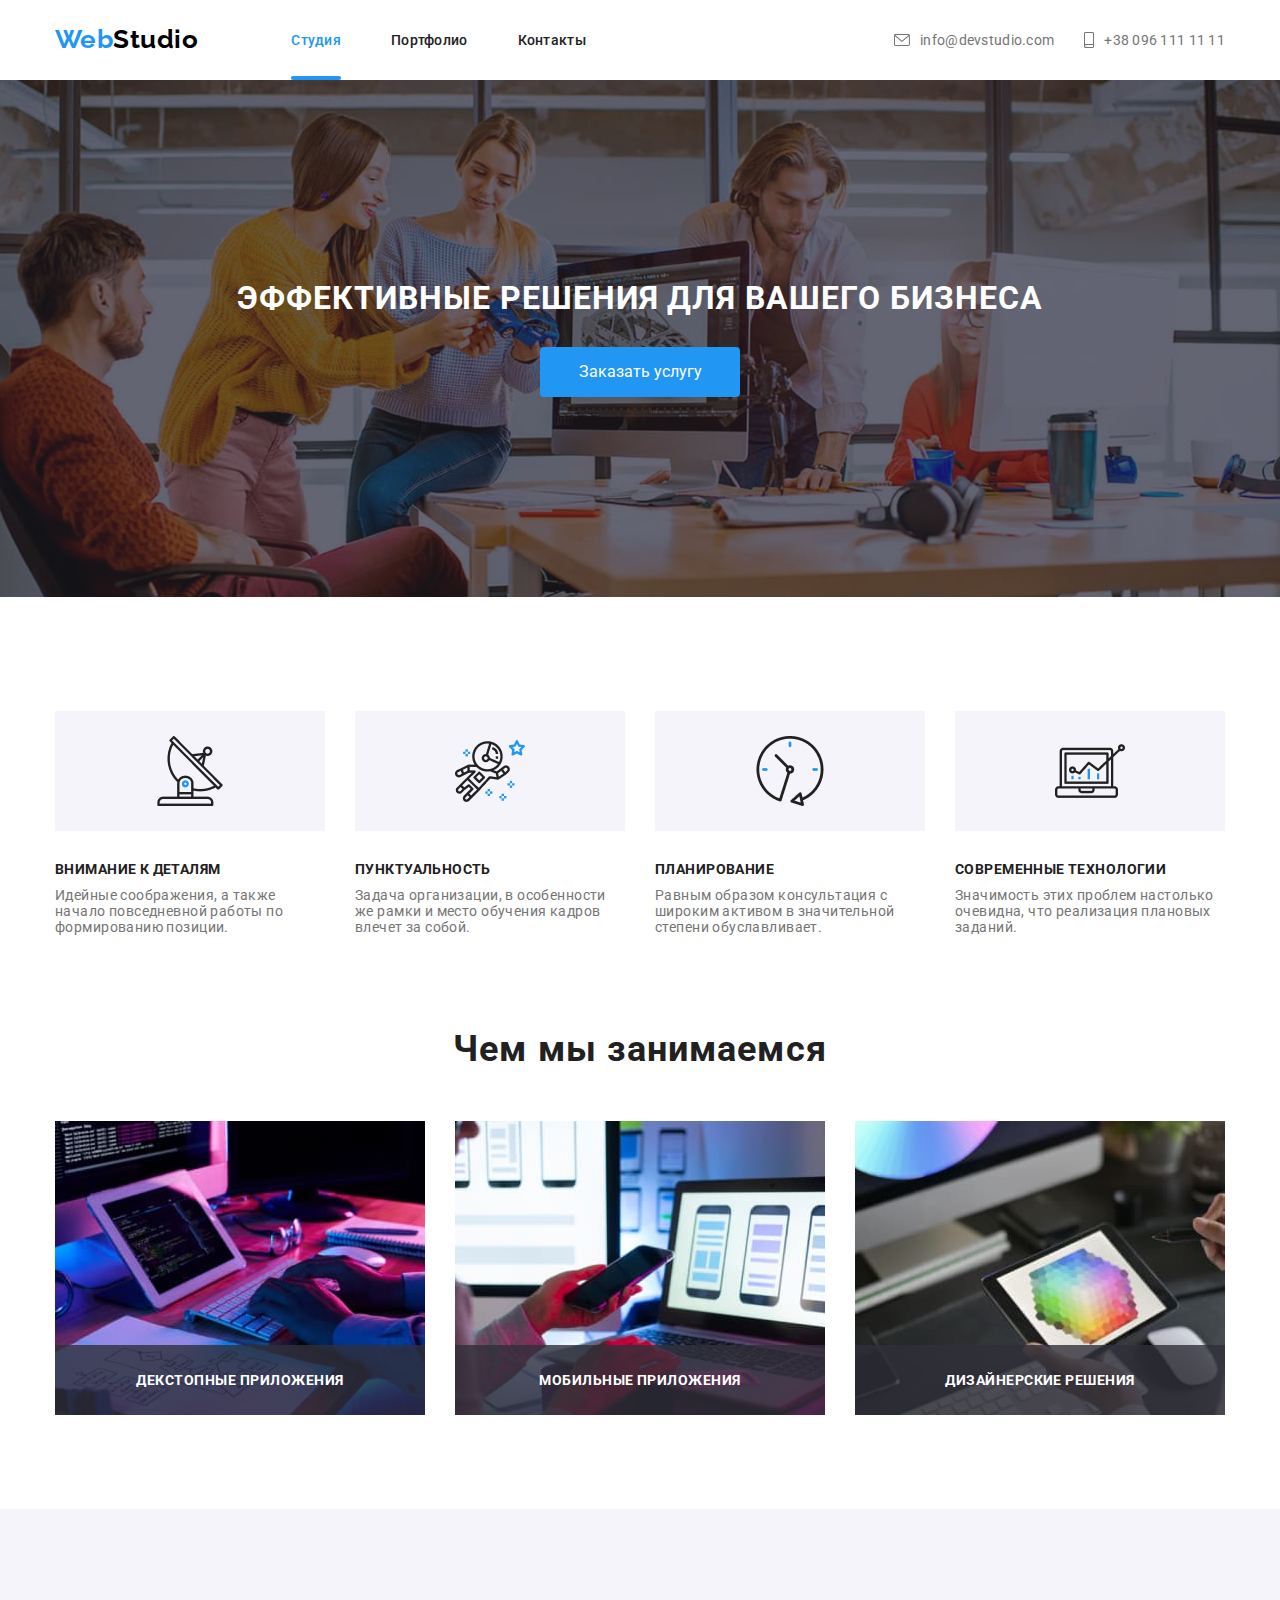
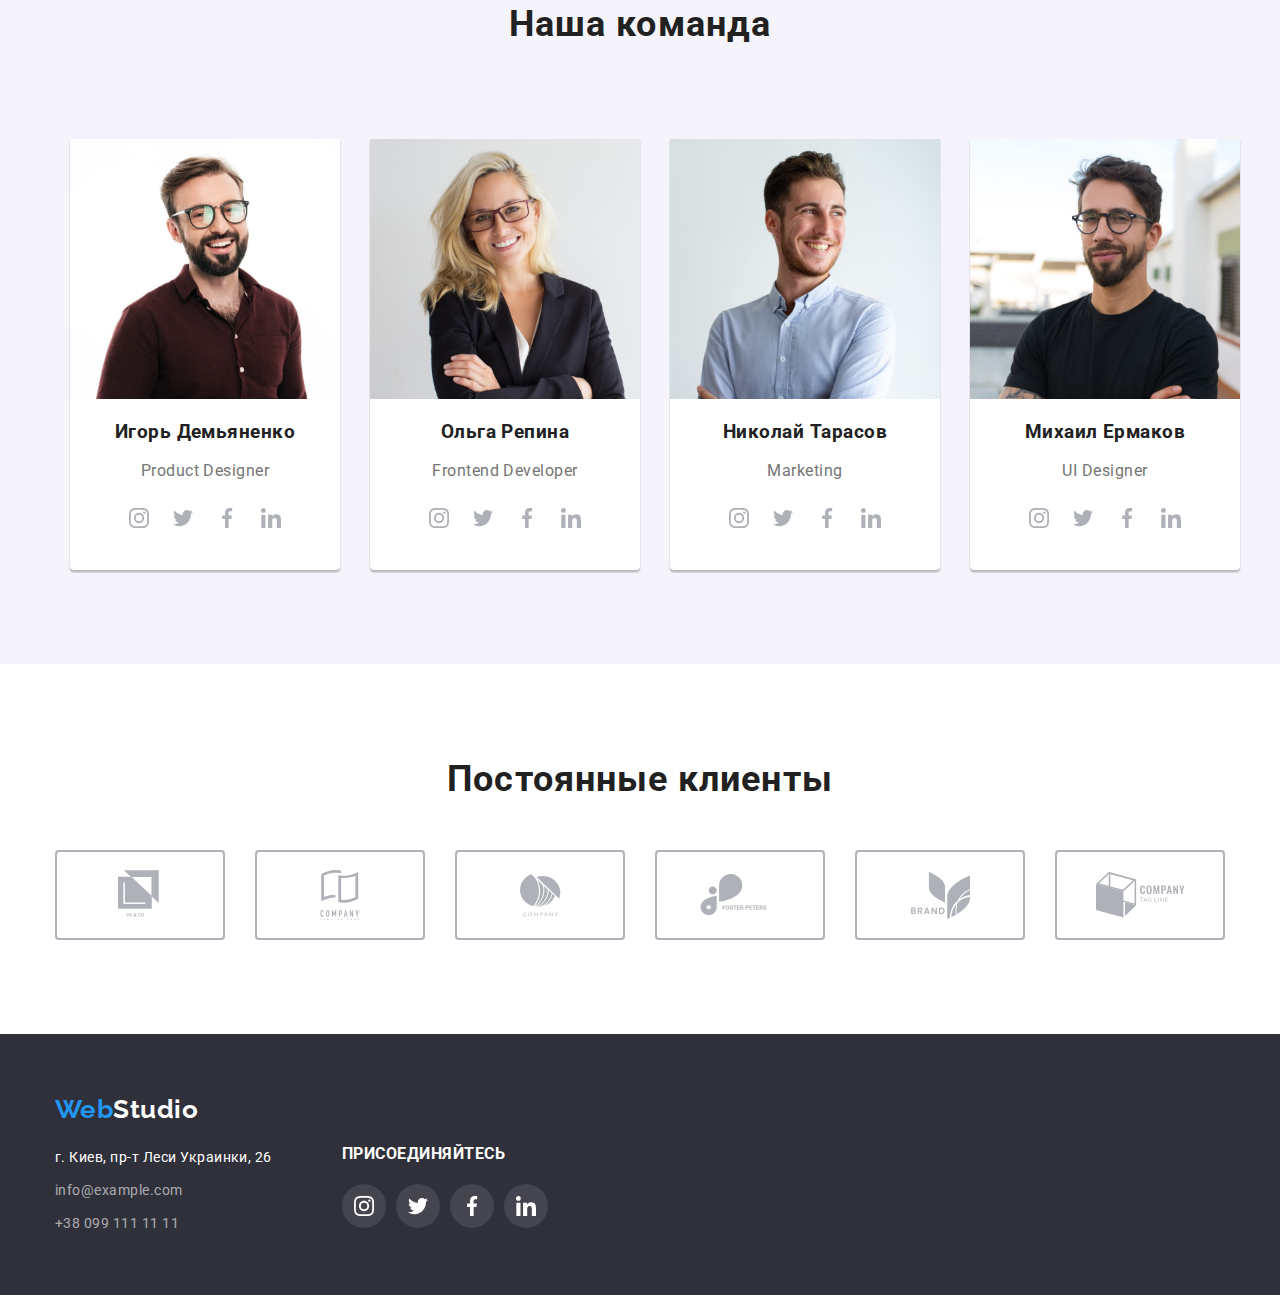
<file: index.html>
<!DOCTYPE html>
<html lang="ru">
  <head>
    <meta charset="UTF-8" />
    <meta name="viewport" content="width=device-width, initial-scale=1.0" />
    <link
      rel="stylesheet"
      href="https://cdnjs.cloudflare.com/ajax/libs/modern-normalize/1.0.0/modern-normalize.css"
    />
    <link
      href="https://fonts.googleapis.com/css2?family=Raleway:wght@300;400;500;700&family=Roboto:wght@300;400;500;700&display=swap"
      rel="stylesheet"
    />
    <link
      rel="stylesheet"
      href="https://cdnjs.cloudflare.com/ajax/libs/modern-normalize/1.0.0/modern-normalize.min.css"
    />
    <link rel="stylesheet" href="./css/styles.css" />
    <title>WebStudio</title>
  </head>

  <body>
    <header class="header-page">
      <div class="container">
        <nav>
          <a href="./index.html" class="logo link"
            ><span class="logo-start">Web</span>Studio</a
          >

          <ul class="site-nav list">
            <li><a href="" class="link current">Студия</a></li>
            <li><a href="./portfolio.html" class="link">Портфолио</a></li>
            <li><a href="" class="link">Контакты</a></li>
          </ul>
        </nav>

        <address class="address top">
          <ul class="contact list">
            <li class="address-list-top">
              <a href="mailto:info@devstudio.com" class="link">
                <svg class="icon-envelope">
                  <use
                    href="./images/sprite-svg/sprite.svg#icon-envelope"
                  ></use>
                </svg>
                info@devstudio.com</a
              >
            </li>
            <li class="address-list-top">
              <a href="tel:+380961111111" class="link">
                <svg class="icon-smartphone">
                  <use
                    href="./images/sprite-svg/sprite.svg#icon-smartphone"
                  ></use>
                </svg>
                +38 096 111 11 11</a
              >
            </li>
          </ul>
        </address>
      </div>
    </header>

    <main>
      <section class="hero">
        <div class="container">
          <h1 class="hero-title">Эффективные решения для вашего бизнеса</h1>
          <button type="button" class="button" data-modal-open>Заказать услугу</button>
        </div>
      </section>

      <section class="section">
        <h2 hidden>наши преимущества</h2>

        <div class="container advantages-list">
          <ul class="advantages list">
            <li class="icon-antenna">
              <h3 class="section-title">Внимание к деталям</h3>
              <p>
                Идейные соображения, а также начало повседневной работы по
                формированию позиции.
              </p>
            </li>
            <li class="icon-astronaut">
              <h3 class="section-title">Пунктуальность</h3>
              <p>
                Задача организации, в особенности же рамки и место обучения
                кадров влечет за собой.
              </p>
            </li>
            <li class="icon-clock">
              <h3 class="section-title">Планирование</h3>
              <p>
                Равным образом консультация с широким активом в значительной
                степени обуславливает.
              </p>
            </li>
            <li class="icon-diagram">
              <h3 class="section-title">Современные технологии</h3>
              <p>
                Значимость этих проблем настолько очевидна, что реализация
                плановых заданий.
              </p>
            </li>
          </ul>
        </div>
      </section>

      <section class="section">
        <div class="container works">
          <h2 class="section-title">Чем мы занимаемся</h2>

          <ul class="work list">
            <li>
              <img
                class="works-img"
                src="./images/images-box/box1.jpg"
                alt=""
                width="370"
                height="294"
              />
              <div class="work-title">
                <p>декстопные приложения</p>
              </div>
            </li>
            <li>
              <img
                class="works-img"
                src="./images/images-box/box2.jpg"
                alt=""
                width="370"
                height="294"
              />
              <div class="work-title">
                <p>мобильные приложения</p>
              </div>
            </li>
            <li>
              <img
                class="works-img"
                src="./images/images-box/box3.jpg"
                alt=""
                width="370"
                height="294"
              />
              <div class="work-title">
                <p>дизайнерские решения</p>
              </div>
            </li>
          </ul>
        </div>
      </section>

      <section class="section staff-section">
        <div class="container staff">
          <h2 class="section-title">Наша команда</h2>

          <div class="staff-list">
            <ul class="staff list">
              <li class="staff-people">
                <img
                  src="./images/images-person/person1.jpg"
                  alt="Игорь Демьяненко"
                />
                <h3 class="section-title">Игорь Демьяненко</h3>
                <p lang="en">Product Designer</p>
                <div class="social-link">
                  <a href="" class="social-link-thumb" target="_blank">
                    <svg>
                      <use
                        href="./images/sprite-svg/sprite.svg#icon-instagram"
                      ></use>
                    </svg>
                  </a>
                  <a href="" class="social-link-thumb" target="_blank">
                    <svg>
                      <use
                        href="./images/sprite-svg/sprite.svg#icon-twitter"
                      ></use>
                    </svg>
                  </a>
                  <a href="" class="social-link-thumb" target="_blank">
                    <svg>
                      <use
                        href="./images/sprite-svg/sprite.svg#icon-facebook"
                      ></use>
                    </svg>
                  </a>
                  <a href="" class="social-link-thumb" target="_blank">
                    <svg>
                      <use
                        href="./images/sprite-svg/sprite.svg#icon-linkedin"
                      ></use>
                    </svg>
                  </a>
                </div>
              </li>
              <li class="staff-people">
                <img
                  src="./images/images-person/person2.jpg"
                  alt="Ольга Репина"
                />
                <h3 class="section-title">Ольга Репина</h3>
                <p lang="en">Frontend Developer</p>
                <div class="social-link">
                  <a href="" class="social-link-thumb" target="_blank">
                    <svg>
                      <use
                        href="./images/sprite-svg/sprite.svg#icon-instagram"
                      ></use>
                    </svg>
                  </a>
                  <a href="" class="social-link-thumb" target="_blank">
                    <svg>
                      <use
                        href="./images/sprite-svg/sprite.svg#icon-twitter"
                      ></use>
                    </svg>
                  </a>
                  <a href="" class="social-link-thumb" target="_blank">
                    <svg>
                      <use
                        href="./images/sprite-svg/sprite.svg#icon-facebook"
                      ></use>
                    </svg>
                  </a>
                  <a href="" class="social-link-thumb" target="_blank">
                    <svg>
                      <use
                        href="./images/sprite-svg/sprite.svg#icon-linkedin"
                      ></use>
                    </svg>
                  </a>
                </div>
              </li>
              <li class="staff-people">
                <img
                  src="./images/images-person/person3.jpg"
                  alt="Николай Тарасов"
                />
                <h3 class="section-title">Николай Тарасов</h3>
                <p lang="en">Marketing</p>
                <div class="social-link">
                  <a href="" class="social-link-thumb" target="_blank">
                    <svg>
                      <use
                        href="./images/sprite-svg/sprite.svg#icon-instagram"
                      ></use>
                    </svg>
                  </a>
                  <a href="" class="social-link-thumb" target="_blank">
                    <svg>
                      <use
                        href="./images/sprite-svg/sprite.svg#icon-twitter"
                      ></use>
                    </svg>
                  </a>
                  <a href="" class="social-link-thumb" target="_blank">
                    <svg>
                      <use
                        href="./images/sprite-svg/sprite.svg#icon-facebook"
                      ></use>
                    </svg>
                  </a>
                  <a href="" class="social-link-thumb" target="_blank">
                    <svg>
                      <use
                        href="./images/sprite-svg/sprite.svg#icon-linkedin"
                      ></use>
                    </svg>
                  </a>
                </div>
              </li>
              <li class="staff-people">
                <img
                  src="./images/images-person/person4.jpg"
                  alt="Михаил Ермаков"
                />
                <h3 class="section-title">Михаил Ермаков</h3>
                <p lang="en">UI Designer</p>
                <div class="social-link">
                  <a href="" class="social-link-thumb" target="_blank">
                    <svg>
                      <use
                        href="./images/sprite-svg/sprite.svg#icon-instagram"
                      ></use>
                    </svg>
                  </a>
                  <a href="" class="social-link-thumb" target="_blank">
                    <svg>
                      <use
                        href="./images/sprite-svg/sprite.svg#icon-twitter"
                      ></use>
                    </svg>
                  </a>
                  <a href="" class="social-link-thumb" target="_blank">
                    <svg>
                      <use
                        href="./images/sprite-svg/sprite.svg#icon-facebook"
                      ></use>
                    </svg>
                  </a>
                  <a href="" class="social-link-thumb" target="_blank">
                    <svg>
                      <use
                        href="./images/sprite-svg/sprite.svg#icon-linkedin"
                      ></use>
                    </svg>
                  </a>
                </div>
              </li>
            </ul>
          </div>
        </div>
      </section>

      <section class="clients">
        <div class="container">
          <h2 class="section-title">Постоянные клиенты</h2>

          <ul class="list">
            <li>
              <a class="clients-pic" href="">
                <svg width="45px" height="50px">
                  <use href="./images/sprite-svg/sprite.svg#icon-logo-1"></use>
                </svg>
              </a>
            </li>
            <li>
              <a class="clients-pic" href="">
                <svg width="40px" height="50px">
                  <use href="./images/sprite-svg/sprite.svg#icon-logo-2"></use>
                </svg>
              </a>
            </li>
            <li>
              <a class="clients-pic" href="">
                <svg width="41px" height="43px">
                  <use href="./images/sprite-svg/sprite.svg#icon-logo-3"></use>
                </svg>
              </a>
            </li>
            <li>
              <a class="clients-pic" href="">
                <svg width="80px" height="42px">
                  <use href="./images/sprite-svg/sprite.svg#icon-logo-4"></use>
                </svg>
              </a>
            </li>
            <li>
              <a class="clients-pic" href="">
                <svg width="59px" height="47px">
                  <use href="./images/sprite-svg/sprite.svg#icon-logo-5"></use>
                </svg>
              </a>
            </li>
            <li>
              <a class="clients-pic" href="">
                <svg width="89px" height="46px">
                  <use href="./images/sprite-svg/sprite.svg#icon-logo-6"></use>
                </svg>
              </a>
            </li>
          </ul>
        </div>
      </section>
    </main>

    <footer>
      <div class="container">
        <a href="./index.html" class="logo link" target="_blank"
          ><span class="logo-start">Web</span
          ><span class="logo-end">Studio</span></a
        >
        <div class="footer-container">
          <address class="address-bottom">
            <ul class="address list">
              <li class="address-list">
                <a
                  href="https://goo.gl/maps/NCRkNM8AswAMd2es7"
                  class="address-start link" target="_blank"
                  >г. Киев, пр-т Леси Украинки, 26</a
                >
              </li>
              <li class="address-list">
                <a href="mailto:info@example.com" class="address-end link" target="_blank"
                  >info@example.com</a
                >
              </li>
              <li class="address-list">
                <a href="tel:+380991111111" class="address-end link" target="_blank"
                  >+38 099 111 11 11</a
                >
              </li>
            </ul>
          </address>
          <div class="social-links-footer">
            <strong class="phrase">присоединяйтесь</strong>
            <div class="sl-footer">
              <a href="https://www.instagram.com/" class="sl-thumb" target="_blank">
                <svg>
                  <use
                    href="./images/sprite-svg/sprite.svg#icon-instagram"
                  ></use>
                </svg>
              </a>
              <a href="https://twitter.com/" class="sl-thumb" target="_blank">
                <svg>
                  <use href="./images/sprite-svg/sprite.svg#icon-twitter"></use>
                </svg>
              </a>
              <a href="https://www.facebook.com/" class="sl-thumb" target="_blank">
                <svg>
                  <use
                    href="./images/sprite-svg/sprite.svg#icon-facebook"
                  ></use>
                </svg>
              </a>
              <a href="https://www.linkedin.com/" class="sl-thumb" target="_blank">
                <svg>
                  <use
                    href="./images/sprite-svg/sprite.svg#icon-linkedin"
                  ></use>
                </svg>
              </a>
            </div>
          </div>
        </div>
      </div>
    </footer>

    <div class="backdrop is-hidden" data-modal>
      <div class="modal">
        <button type="button" class="close-button" data-modal-close>
            <svg>
              <use href="./images/sprite-svg/sprite-modal.svg#icon-vector"></use>
            </svg>
        </button>
      </div>
    </div>

    <script src="./js/modal.js"></script>
  </body>
</html>
</file>
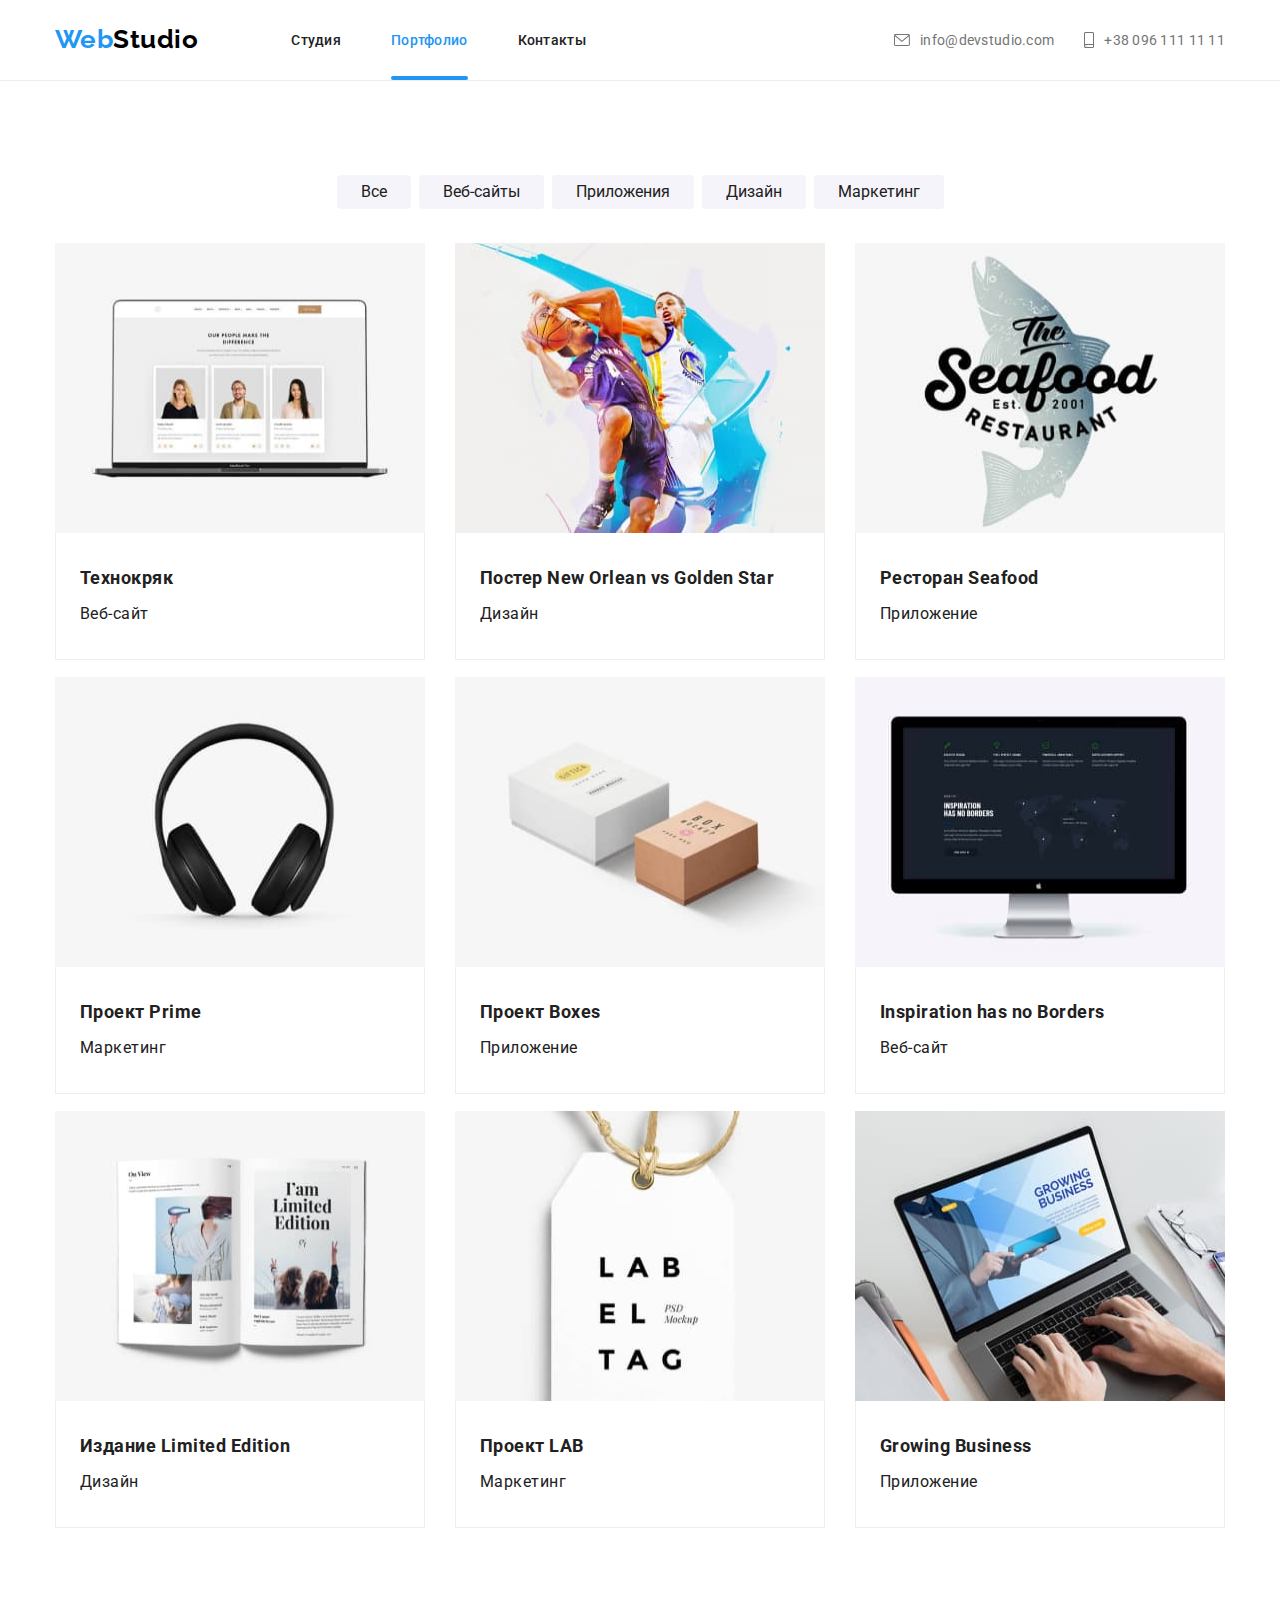
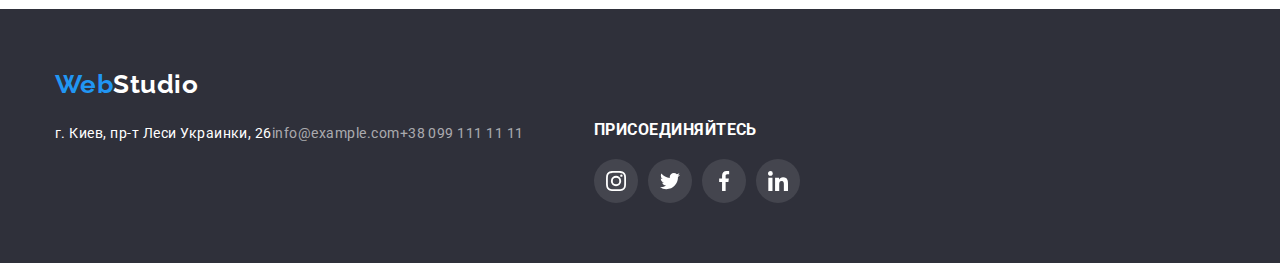
<file: portfolio.html>
<!DOCTYPE html>
<html lang="ru">
  <head>
    <meta charset="UTF-8" />
    <meta name="viewport" content="width=device-width, initial-scale=1.0" />
    <link
      rel="stylesheet"
      href="https://cdnjs.cloudflare.com/ajax/libs/modern-normalize/1.0.0/modern-normalize.css"
    />
    <link
      href="https://fonts.googleapis.com/css2?family=Raleway:wght@300;400;500;700&family=Roboto:wght@300;400;500;700&display=swap"
      rel="stylesheet"
    />
    <link
      rel="stylesheet"
      href="https://cdnjs.cloudflare.com/ajax/libs/modern-normalize/1.0.0/modern-normalize.min.css"
    />
    <link rel="stylesheet" href="./css/portfolio.css" />
    <title>Portfolio</title>
  </head>

  <body>
    <header class="header-page">
      <div class="container">
        <nav>
          <a href="./index.html" class="logo link""
            ><span class="logo-start">Web</span>Studio</a
          >

          <ul class="site-nav list">
            <li><a href="./index.html" class="link">Студия</a></li>
            <li>
              <a href="./portfolio.html" class="link current">Портфолио</a>
            </li>
            <li><a href="" class="link">Контакты</a></li>
          </ul>
        </nav>

        <address class="address top">
          <ul class="contact list">
            <li class="address-list-top">
              <a href="mailto:info@devstudio.com" class="link">
                <svg class="icon-envelope">
                  <use
                    href="./images/sprite-svg/sprite.svg#icon-envelope"
                  ></use>
                </svg>
                info@devstudio.com</a
              >
            </li>
            <li class="address-list-top">
              <a href="tel:+380961111111" class="link">
                <svg class="icon-smartphone">
                  <use
                    href="./images/sprite-svg/sprite.svg#icon-smartphone"
                  ></use>
                </svg>
                +38 096 111 11 11</a
              >
            </li>
          </ul>
        </address>
      </div>
    </header>
    <main>
      <div class="features container">
        <h1 hidden>функции</h1>

      <ul class="list">
        <li><button type="button">Все</button></li>
        <li><button type="button">Веб-сайты</button></li>
        <li><button type="button">Приложения</button></li>
        <li><button type="button">Дизайн</button></li>
        <li><button type="button">Маркетинг</button></li>
      </ul>  
      </div>

      <div class="projects container">
        <ul class="list">
          <li class="projects-item">
            <a href="" class="link" target="_blank">
              <div class="projects-overlay">
                <img src="./images/images-project/project1.jpg" alt="постер с баскетбольными игроками" class="projects-images" />
                <div class="overlay">
                  <p class="text">Технокряк это современная площадка распространения коронавируса. Компании используют эту платформу
                    для цифрового
                    шпионажа и атак на защищённые сервера конкурентов.</p>
                </div>
              </div>
              <div class="content-box">
                <h2 class="title">Технокряк</h2>
                <p>Веб-сайт</p>
              </div>
            </a>
          </li>
          <li class="projects-item">
            <a href="" class="link" target="_blank">
                <div class="projects-overlay">
                  <img src="./images/images-project/project2.jpg" alt="постер с баскетбольными игроками" class="projects-images" />
                  <div class="overlay">
                    <p class="text">Технокряк это современная площадка распространения коронавируса. Компании используют эту платформу для цифрового
                      шпионажа и атак на защищённые сервера конкурентов.</p>
                  </div>
                </div>
                
              <div class="content-box">
                <h2 class="title">
                  Постер <span lang="en">New Orlean vs Golden Star</span>
                </h2>
                <p>Дизайн</p>
              </div>
            </a>
          </li>
          <li class="projects-item">
            <a href="" class="link" target="_blank">
              <div class="projects-overlay">
                <img src="./images/images-project/project3.jpg" alt="постер с баскетбольными игроками" class="projects-images" />
                <div class="overlay">
                  <p class="text">Технокряк это современная площадка распространения коронавируса. Компании используют эту платформу
                    для цифрового
                    шпионажа и атак на защищённые сервера конкурентов.</p>
                </div>
              </div>
              <div class="content-box">
                <h2 class="title">Ресторан <span lang="en">Seafood</span></h2>
                <p>Приложение</p>
              </div>
            </a>
          </li>
          <li class="projects-item">
            <a href="" class="link" target="_blank">
              <div class="projects-overlay">
                <img src="./images/images-project/project4.jpg" alt="постер с баскетбольными игроками" class="projects-images" />
                <div class="overlay">
                  <p class="text">Технокряк это современная площадка распространения коронавируса. Компании используют эту платформу
                    для цифрового
                    шпионажа и атак на защищённые сервера конкурентов.</p>
                </div>
              </div>
              <div class="content-box">
                <h2 class="title">Проект <span lang="en">Prime</span></h2>
                <p>Маркетинг</p>
              </div>
            </a>
          </li>
          <li class="projects-item">
            <a href="" class="link" target="_blank">
              <div class="projects-overlay">
                <img src="./images/images-project/project5.jpg" alt="постер с баскетбольными игроками" class="projects-images" />
                <div class="overlay">
                  <p class="text">Технокряк это современная площадка распространения коронавируса. Компании используют эту платформу
                    для цифрового
                    шпионажа и атак на защищённые сервера конкурентов.</p>
                </div>
              </div>
              <div class="content-box">
                <h2 class="title">Проект <span lang="en">Boxes</span></h2>
                <p>Приложение</p>
              </div>
            </a>
          </li>
          <li class="projects-item">
            <a href="" class="link" target="_blank">
              <div class="projects-overlay">
                <img src="./images/images-project/project6.jpg" alt="постер с баскетбольными игроками" class="projects-images" />
                <div class="overlay">
                  <p class="text">Технокряк это современная площадка распространения коронавируса. Компании используют эту платформу
                    для цифрового
                    шпионажа и атак на защищённые сервера конкурентов.</p>
                </div>
              </div>
              <div class="content-box">
                <h2 lang="en" class="title">Inspiration has no Borders</h2>
                <p>Веб-сайт</p>
              </div>
            </a>
          </li>
          <li class="projects-item">
            <a href="" class="link" target="_blank">
              <div class="projects-overlay">
                <img src="./images/images-project/project7.jpg" alt="постер с баскетбольными игроками" class="projects-images" />
                <div class="overlay">
                  <p class="text">Технокряк это современная площадка распространения коронавируса. Компании используют эту платформу
                    для цифрового
                    шпионажа и атак на защищённые сервера конкурентов.</p>
                </div>
              </div>
              <div class="content-box">
                <h2 class="title">
                  Издание <span lang="en">Limited Edition</span>
                </h2>
                <p>Дизайн</p>
              </div>
            </a>
          </li>
          <li class="projects-item">
            <a href="" class="link" target="_blank">
              <div class="projects-overlay">
                <img src="./images/images-project/project8.jpg" alt="постер с баскетбольными игроками" class="projects-images" />
                <div class="overlay">
                  <p class="text">Технокряк это современная площадка распространения коронавируса. Компании используют эту платформу
                    для цифрового
                    шпионажа и атак на защищённые сервера конкурентов.</p>
                </div>
              </div>
              <div class="content-box">
                <h2 class="title">Проект <span lang="en">LAB</span></h2>
                <p>Маркетинг</p>
              </div>
            </a>
          </li>
          <li class="projects-item">
            <a href="" class="link" target="_blank">
              <div class="projects-overlay">
                <img src="./images/images-project/project9.jpg" alt="постер с баскетбольными игроками" class="projects-images" />
                <div class="overlay">
                  <p class="text">Технокряк это современная площадка распространения коронавируса. Компании используют эту платформу
                    для цифрового
                    шпионажа и атак на защищённые сервера конкурентов.</p>
                </div>
              </div>
              <div class="content-box">
                <h2 lang="en" class="title">Growing Business</h2>
                <p>Приложение</p>
              </div>
            </a>
          </li>
        </ul>
      </div>
    </main>
    <footer>
      <div class="container">
        <a href="./index.html" class="logo link" target="_blank"
          ><span class="logo-start">Web</span
          ><span class="logo-end">Studio</span></a
        >
        <div class="footer-container">
          <address class="address-bottom">
            <ul class="address list">
              <li class="address-list">
                <a
                  href="https://goo.gl/maps/NCRkNM8AswAMd2es7"
                  class="address-start link" target="_blank"
                  >г. Киев, пр-т Леси Украинки, 26</a
                >
              </li>
              <li class="address-list">
                <a href="mailto:info@example.com" class="address-end link" target="_blank"
                  >info@example.com</a
                >
              </li>
              <li class="address-list">
                <a href="tel:+380991111111" class="address-end link" target="_blank"
                  >+38 099 111 11 11</a
                >
              </li>
            </ul>
          </address>
          <div class="social-links-footer">
            <strong class="phrase">присоединяйтесь</strong>
            <div class="sl-footer">
              <a href="https://www.instagram.com/" class="sl-thumb" target="_blank">
                <svg>
                  <use href="./images/sprite-svg/sprite.svg#icon-instagram"></use>
                </svg>
              </a>
              <a href="https://twitter.com/" class="sl-thumb" target="_blank">
                <svg>
                  <use href="./images/sprite-svg/sprite.svg#icon-twitter"></use>
                </svg>
              </a>
              <a href="https://www.facebook.com/" class="sl-thumb" target="_blank">
                <svg>
                  <use href="./images/sprite-svg/sprite.svg#icon-facebook"></use>
                </svg>
              </a>
              <a href="https://www.linkedin.com/" class="sl-thumb" target="_blank">
                <svg>
                  <use href="./images/sprite-svg/sprite.svg#icon-linkedin"></use>
                </svg>
              </a>
            </div>
          </div>
        </div>
      </div>
    </footer>
  </body>
</html>
</file>
<file: css/styles.css>
html {
  box-sizing: border-box;
  margin: 0;
  padding: 0;
}

*,
*::after,
*::before {
  box-sizing: border-box;
}

:root {
  --main-text: #757575;
  --text-title: #212121;
  --text-accent: #2196f3;
  --main-bg-color: #ffffff;
  --secondary-bg-color: #2f303a;
  --grey-bg-color: #f5f4fa;
}

/* common styles */
body {
  color: var(--main-text);
  background-color: var(--main-bg-color);
  font-family: Roboto, sans-serif;
  letter-spacing: 0.03em;
}

.list {
  list-style: none;
  padding: 0px;
  margin: 0px;
}

.link {
  text-decoration: none;
}

.address {
  font-style: normal;
}

.container {
  width: 1200px;
  margin-right: auto;
  margin-left: auto;
  padding-left: 15px;
  padding-right: 15px;
}

/* header */

nav {
  display: flex;
  align-items: center;
}

.header-page > .container {
  display: flex;
}

.header-page .address .link {
  color: var(--main-text);
  font-size: 14px;
  letter-spacing: 0.02em;
}

.header-page .address-list-top:not(:last-child) {
  margin-right: 30px;
}

.site-nav {
  display: flex;
  margin-left: 93px;
  padding-left: 0px;
  margin-top: 0px;
  margin-bottom: 0px;
}

.site-nav .link {
  display: block;
  padding-bottom: 32px;
  padding-top: 32px;
}

.site-nav li:not(:last-child) {
  margin-right: 50px;
}

.site-nav .link {
  color: var(--text-title);
  font-family: Roboto;
  font-weight: 500;
  font-size: 14px;
  line-height: 16px;
  letter-spacing: 0.02em;

  transition: all 250ms cubic-bezier(0.4, 0, 0.2, 1);
}

.site-nav .link:hover,
.site-nav .link:focus {
  color: var(--text-accent);
}

.top {
  display: flex;
  align-items: center;
}

.site-nav,
.contact {
  letter-spacing: 0.02em;
}

.site-nav .current {
  color: var(--text-accent);
  position: relative;
}

.site-nav .current::after {
  content: "";
  display: block;
  position: absolute;
  left: 0px;
  bottom: 0px;
  width: 100%;
  height: 4px;
  background-color: var(--text-accent);
  border-radius: 2px;
}

.header-page .contact {
  display: flex;
}

.header-page .address {
  margin-left: auto;
}

.contact .icon-envelope {
  width: 16px;
  height: 12px;
  fill: var(--main-text);
}

.contact .icon-smartphone {
  width: 10px;
  height: 16px;
  fill: var(--main-text);
}

.address-list-top svg {
  margin-right: 10px;

  transition: all 250ms cubic-bezier(0.4, 0, 0.2, 1);
}

.address-list-top .link {
  display: flex;
  justify-content: center;
  align-items: center;

  transition: all 250ms cubic-bezier(0.4, 0, 0.2, 1);
}

.address-list-top .link:hover,
.address-list-top .link:focus {
  color: var(--text-accent);
}

.address-list-top .link:hover svg,
.address-list-top .link:focus svg {
  fill: var(--text-accent);
}

/* logo  styles common*/
.logo {
  color: #000000;
  font-family: Raleway, sans-serif;
  font-weight: 700;
  font-size: 26px;
  line-height: 1.2;
}

.logo:hover {
  color: var(--text-accent);
}

.logo-start {
  color: var(--text-accent);
}

/* logo-end bottom */

.logo-end {
  color: var(--main-bg-color);
}

/* main page */

.section-title {
  color: var(--text-title);
}

/* hero */

.hero {
  max-width: 1600px;
  max-height: 600px;
  margin-left: auto;
  margin-right: auto;

  background-color: rgba(47, 48, 58, 0.4);
  background-image: url(../images/images-hero/overlay.png),
    url(../images/images-hero/background-image.jpg);
  background-repeat: no-repeat;
  background-size: cover;
  background-position: center;
}

.hero .container {
  padding-top: 200px;

  letter-spacing: 0.06em;
  color: var(--main-bg-color);
  text-align: center;
  text-transform: uppercase;
}

.hero-title {
  margin-top: 0px;
  margin-bottom: 30px;
}

.button {
  padding: 10px 32px;
  margin-bottom: 200px;

  min-width: 200px;
  height: 50px;
  border: none;
  border-radius: 4px;

  background-color: var(--text-accent);
  color: var(--main-bg-color);
  background-color: #2196f3;
}

/* modal */
.backdrop {
  position: fixed;
  top: 0px;
  left: 0px;
  width: 100%;
  height: 100%;
  background: rgba(0, 0, 0, 0.2);
  transition: all 250ms cubic-bezier(0.4, 0, 0.2, 1);
}

.is-hidden {
  opacity: 0;
  visibility: hidden;
  pointer-events: none;

  transition: all 250ms cubic-bezier(0.4, 0, 0.2, 1) 250ms;
}

.modal {
  position: absolute;
  left: 50%;
  top: 50%;
  transform: translate(-50%, -50%) scale(1);

  min-width: 528px;
  height: 581px;
  border-radius: 4px;
  box-shadow: 0px 1px 3px rgba(0, 0, 0, 0.12), 0px 1px 1px rgba(0, 0, 0, 0.14),
    0px 2px 1px rgba(0, 0, 0, 0.2);

  background: var(--main-bg-color);

  transition: all 250ms cubic-bezier(0.4, 0, 0.2, 1) 250ms;
}

.is-hidden .modal {
  transform: translate(-50%, -50%) scale(0);
  transition: all 250ms cubic-bezier(0.4, 0, 0.2, 1);
}

.close-button {
  position: absolute;
  right: 8px;
  top: 8px;

  width: 30px;
  height: 30px;

  padding: 6px;
  background-color: var(--main-bg-color);
  border-radius: 50%;
  border: 1px solid rgba(0, 0, 0, 0.1);
  cursor: pointer;
}

.close-button svg {
  width: 11px;
  height: 11px;
  fill: #000000;
}

/* advantages */
.advantages {
  display: flex;
  justify-content: space-between;
}

.advantages h3 {
  margin-bottom: 10px;
  margin-top: 30px;
}
.advantages p {
  margin-top: 0px;
  margin-bottom: 0px;
}

.advantages .section-title {
  font-size: 14px;
  letter-spacing: 0.03em;
  text-transform: uppercase;
}

.advantages p {
  font-size: 14px;
  letter-spacing: 0.03em;
}

.advantages-list li {
  max-width: 270px;
}

.advanteges-list li:not(:last-child) {
  margin-right: 14px;
}

.section .advantages-list {
  padding-top: 20px;
}

.container .advantages {
  padding-top: 94px;
  padding-bottom: 94px;
}

.advantages li:not(:last-child) {
  margin-right: 30px;
}

.icon-antenna::before {
  content: "";
  height: 120px;
  display: block;

  background-color: var(--grey-bg-color);
  background-image: url(../images/images-png/antenna.png);
  background-repeat: no-repeat;
  background-position: center;
}

.icon-astronaut::before {
  content: "";
  height: 120px;
  display: block;

  background-color: var(--grey-bg-color);
  background-image: url(../images/images-png/astronaut.png);
  background-repeat: no-repeat;
  background-position: center;
}
.icon-clock::before {
  content: "";
  height: 120px;
  display: block;

  background-color: var(--grey-bg-color);
  background-image: url(../images/images-png/clock.png);
  background-repeat: no-repeat;
  background-position: center;
}
.icon-diagram::before {
  content: "";
  height: 120px;
  display: block;

  background-color: var(--grey-bg-color);
  background-image: url(../images/images-png/diagram.png);
  background-repeat: no-repeat;
  background-position: center;
}
/* works */

.section .works {
  padding-left: 15px;
  padding-right: 15px;
}

.works .section-title {
  margin-top: 0px;
  margin-bottom: 50px;

  font-size: 36px;
  text-align: center;
  letter-spacing: 0.03em;
}

.works .list {
  padding-bottom: 94px;
}

.work {
  display: flex;
  justify-content: space-between;
}

.works {
  padding-right: 0px;
  padding-left: 0px;
}
.works-img {
  display: block;
}

.work li {
  position: relative;
}

.work-title {
  position: absolute;
  display: flex;
  align-items: center;
  justify-content: center;
  left: 0px;
  bottom: 0px;
  width: 100%;
  height: 70px;
  background-color: rgba(47, 48, 58, 0.8);
}

.work-title p {
  font-size: 14px;
  font-weight: 700;
  text-transform: uppercase;
  color: var(--main-bg-color);
}

/* staff list */
.section .staff {
  padding-right: 15px;
  padding-left: 15px;
}

.staff-section {
  background-color: var(--grey-bg-color);
}
.staff > .section-title {
  margin-top: 0px;
  margin-bottom: 94px;

  font-size: 36px;
  line-height: 42px;
  text-align: center;
  letter-spacing: 0.03em;
}

.section > .staff {
  padding-top: 94px;
  padding-bottom: 94px;
}

.staff-list ul {
  display: flex;
  text-align: center;
  justify-content: space-between;
}

.staff-list li {
  background-color: var(--main-bg-color);
  border-radius: 0px 0px 4px 4px;
}

.staff li:not(:last-child) {
  margin-right: 30px;
}

.staff {
  padding-left: 0px;
  padding-right: 0px;
}

.staff-people > img {
  width: 270px;
  height: 260px;

  background-color: #2f303a;
}

.staff-people {
  box-shadow: 0px 3px 1px rgba(0, 0, 0, 0.1), 0px 1px 2px rgba(0, 0, 0, 0.08),
    0px 2px 2px rgba(0, 0, 0, 0.12);
}

.social-link {
  display: flex;
  justify-content: center;
}

.social-link a {
  display: flex;
  justify-content: center;
  align-items: center;
}

.social-link {
  margin-bottom: 30px;
}

.social-link-thumb {
  width: 44px;
  height: 44px;

  transition: all 250ms cubic-bezier(0.4, 0, 0.2, 1);
}

.social-link-thumb:hover,
.social-link-thumb:focus {
  background-color: var(--text-accent);
  border-radius: 50%;
  cursor: pointer;
}

.social-link-thumb:hover svg,
.social-link-thumb:focus svg {
  fill: var(--main-bg-color);
}

.social-link svg {
  width: 20px;
  height: 20px;
  fill: #afb1b8;

  transition: all 250ms cubic-bezier(0.4, 0, 0.2, 1);
}

/* clients */

.clients .section-title {
  margin-top: 0px;
  margin-bottom: 50px;

  font-weight: 700px;
  font-size: 36px;
  line-height: 42px;
  text-align: center;
  letter-spacing: 0.03em;
}

.clients .container {
  padding-top: 94px;
  padding-bottom: 94px;

  padding-right: 15px;
  padding-left: 15px;
}

.clients .list {
  display: flex;
  justify-content: space-between;
}

.clients .list a {
  display: flex;
  justify-content: center;
  align-items: center;

  width: 170px;
  height: 90px;

  background-color: var(--main-bg-color);
  border: 2px solid #afb1b8;
  border-radius: 4px;

  transition: all 250ms cubic-bezier(0.4, 0, 0.2, 1);
}

.clients-pic svg {
  fill: #afb1b8;

  transition: all 250ms cubic-bezier(0.4, 0, 0.2, 1);
}

.clients-pic:hover svg,
.clients-pic:focus svg {
  fill: var(--text-accent);
}

.clients .list a:hover,
.client .list a:focus {
  border: 2px solid var(--text-accent);
}

/* footer */

footer {
  background-color: var(--secondary-bg-color);
}

footer .container {
  padding-top: 60px;
  padding-bottom: 60px;
}

footer .logo {
  display: inline-block;
  margin-top: 0px;
  margin-bottom: 20px;
}

footer .address {
  padding-left: 0px;
}

.address-list:not(:last-child) {
  margin-bottom: 9px;
}

.address .link-address {
  color: var(--main-bg-color);
}

.address .link {
  color: rgba(255, 255, 255, 0.8);
}

.address .address-start {
  color: var(--main-bg-color);
}

.address .address-end {
  color: rgba(255, 255, 255, 0.6);
}

.address-bottom .address {
  margin-top: 0px;
  margin-bottom: 0px;

  font-size: 14px;
  line-height: 24px;
}

.social-links-footer .phrase {
  text-transform: uppercase;
  color: var(--main-bg-color);
}

.socila-links-footer .sl-thumb {
  width: 44px;
  height: 44px;
  border-radius: 50%;
}

.sl-footer svg {
  width: 20px;
  height: 20px;
  fill: var(--main-bg-color);
}

.sl-footer a {
  display: flex;
  justify-content: center;
  align-items: center;
  width: 44px;
  height: 44px;
  background-color: rgba(255, 255, 255, 0.1);
  border-radius: 50%;

  transition: all 250ms cubic-bezier(0.4, 0, 0.2, 1);
}

.sl-footer a:hover,
.sl-footer a:focus {
  background-color: var(--text-accent);
}

.sl-footer {
  display: flex;
  margin-top: 20px;
}

.footer-container {
  display: flex;
}

.address-bottom {
  margin-right: 70px;
}

.sl-thumb:not(:last-child) {
  margin-right: 10px;
}
</file>
<file: css/portfolio.css>
html {
  box-sizing: border-box;
  margin: 0;
  padding: 0;
}

*,
*::after,
*::before {
  box-sizing: border-box;
}

:root {
  --main-text: #757575;
  --text-title: #212121;
  --text-accent: #2196f3;
  --main-bg-color: #ffffff;
  --secondary-bg-color: #2f303a;
  --grey-bg-color: #f5f4fa;
}

/* common styles */
body {
  color: var(--main-text);
  background-color: var(--main-bg-color);
  font-family: Roboto, sans-serif;
  letter-spacing: 0.03em;
}

.list {
  list-style: none;
  margin: 0px;
  padding: 0px;

  display: flex;
}

.link {
  text-decoration: none;
}

.address {
  font-style: normal;
}

.container {
  width: 1200px;
  margin-right: auto;
  margin-left: auto;
  padding-left: 15px;
  padding-right: 15px;
}

/* header */

nav {
  display: flex;
  align-items: center;
}

.header-page > .container {
  display: flex;
}

.header-page .address .link {
  color: var(--main-text);
  font-size: 14px;
  letter-spacing: 0.02em;
}

.header-page .address-list-top:not(:last-child) {
  margin-right: 30px;
}

.header-page {
  border-bottom: 1px solid #ececec;
}

.site-nav {
  display: flex;
  margin-left: 93px;
  padding-left: 0px;
  margin-top: 0px;
  margin-bottom: 0px;
}

.site-nav li:not(:last-child) {
  margin-right: 50px;
}

.site-nav .link {
  display: block;
  padding-bottom: 32px;
  padding-top: 32px;

  color: var(--text-title);
  font-family: Roboto;
  font-weight: 500;
  font-size: 14px;
  line-height: 16px;
  letter-spacing: 0.02em;

  transition: all 250ms cubic-bezier(0.4, 0, 0.2, 1);
}

.site-nav .link:hover,
.site-nav .link:focus {
  color: var(--text-accent);
}

.top {
  display: flex;
  align-items: center;
}

.site-nav,
.contact {
  letter-spacing: 0.02em;
}

.site-nav .current {
  color: var(--text-accent);
}
.site-nav .current {
  position: relative;
}

.site-nav .current::after {
  content: "";
  position: absolute;
  left: 0;
  bottom: 0;
  display: block;
  width: 100%;
  height: 4px;
  background-color: var(--text-accent);
  border-radius: 2px;
}

.header-page .contact {
  display: flex;
}

.header-page .address {
  margin-left: auto;
}

.contact .icon-envelope {
  width: 16px;
  height: 12px;
  fill: var(--main-text);
}

.contact .icon-smartphone {
  width: 10px;
  height: 16px;
  fill: var(--main-text);
}

.address-list-top svg {
  margin-right: 10px;

  transition: all 250ms cubic-bezier(0.4, 0, 0.2, 1);
}

.address-list-top .link {
  display: flex;
  justify-content: center;
  align-items: center;

  transition: all 250ms cubic-bezier(0.4, 0, 0.2, 1);
}

.address-list-top .link:hover,
.address-list-top .link:focus {
  color: var(--text-accent);
}

.address-list-top .link:hover svg,
.address-list-top .link:focus svg {
  fill: var(--text-accent);
}

/* logo  styles common*/
.logo {
  color: #000000;
  font-family: Raleway, sans-serif;
  font-weight: 700;
  font-size: 26px;
  line-height: 1.2;

  transition: all 250ms cubic-bezier(0.4, 0, 0.2, 1);
}

.logo:hover,
.logo:focus {
  color: var(--text-accent);
}

.logo-start {
  color: var(--text-accent);
}

/* logo-end bottom */

.logo-end {
  color: var(--main-bg-color);
}

/* main page */
main {
  padding-top: 94px;
  padding-bottom: 94px;
}

/* features button */

.features {
  display: flex;
  justify-content: center;
  margin-bottom: 34px;
}

.features button {
  color: var(--text-title);
  background-color: var(--grey-bg-color);
  border-radius: 4px;
  border-color: transparent;

  padding: 6px 22px;
  cursor: pointer;

  transition: all 250ms cubic-bezier(0.4, 0, 0.2, 1);
}

button:hover,
button:focus {
  color: var(--main-bg-color);
  background-color: var(--text-accent);
  box-shadow: 0px 3px 1px rgba(0, 0, 0, 0.1), 0px 1px 2px rgba(0, 0, 0, 0.08),
    0px 2px 2px rgba(0, 0, 0, 0.12);
}

.features li:not(:last-child) {
  margin-right: 8px;
}

/* projects */
.projects > .list {
  display: flex;
  flex-wrap: wrap;
  padding: 0px;
  margin: 0px;
}

.projects-images {
  display: block;
  width: 370px;
  height: 290px;
  overflow: hidden;
}

.title {
  color: var(--text-title);
  font-size: 18px;
}

.projects a p {
  color: var(--text-title);
}

.projects-item:not(:nth-child(3n)) {
  margin-right: 30px;
}

.projects-item {
  width: 370px;
  height: 404px;
  margin-bottom: 30px;

  transition: all 250ms cubic-bezier(0.4, 0, 0.2, 1);
}

.projects-item:nth-last-child(-n + 3) {
  margin-bottom: 0px;
}

.projects-item:hover,
.projects-item:focus {
  box-shadow: 0px 1px 1px rgba(0, 0, 0, 0.12), 0px 4px 4px rgba(0, 0, 0, 0.06),
    1px 4px 6px rgba(0, 0, 0, 0.16);

  width: 370px;
  height: 404px;
}

.content-box {
  width: 370px;
  padding: 20px 24px;
  border-left: 1px solid #eeeeee;
  border-bottom: 1px solid #eeeeee;
  border-right: 1px solid #eeeeee;
}

.projects-overlay {
  position: relative;
  overflow: hidden;
}

.overlay {
  content: "";
  position: absolute;
  left: 0px;
  top: 0px;
  display: block;
  width: 370px;
  height: 294px;
  padding: 63px 24px;
  background-color: rgba(33, 150, 243, 0.9);

  transform: translateY(100%);
  opacity: 0;
  transition: transform 250ms cubic-bezier(0.4, 0, 0.2, 1);
}

.projects-item:hover .overlay,
.projects-item:focus .overlay {
  transform: translateY(0);
  opacity: 1;
}

.overlay .text {
  color: var(--main-bg-color);
  font-size: 18px;
  font-weight: 400;
  line-height: 28px;
}

.projects-item .link:hover .overlay,
.projects-item .link:focus .overlay {
  transform: translateY(0);
  opacity: 1;
}

.overlay :focus,
.overlay :hover {
  transform: translateY(0);
  opacity: 1;
}

/* footer */
footer {
  background-color: var(--secondary-bg-color);
}

footer .container {
  padding-top: 60px;
  padding-bottom: 60px;
}

footer .logo {
  display: inline-block;
  margin-top: 0px;
  margin-bottom: 20px;
}

footer .address {
  padding-left: 0px;
}

.address-list:not(:last-child) {
  margin-bottom: 9px;
}

.address .link-address {
  color: var(--main-bg-color);
}

.address .link {
  color: rgba(255, 255, 255, 0.8);
}

.address .address-start {
  color: var(--main-bg-color);
}

.address .address-end {
  color: rgba(255, 255, 255, 0.6);
}

.address-bottom .address {
  margin-top: 0px;
  margin-bottom: 0px;

  font-size: 14px;
  line-height: 24px;
}

.social-links-footer .phrase {
  text-transform: uppercase;
  color: var(--main-bg-color);
}

.socila-links-footer .sl-thumb {
  width: 44px;
  height: 44px;
  border-radius: 50%;
}

.sl-footer svg {
  width: 20px;
  height: 20px;
  fill: var(--main-bg-color);
}

.sl-footer a {
  display: flex;
  justify-content: center;
  align-items: center;
  width: 44px;
  height: 44px;
  background-color: rgba(255, 255, 255, 0.1);
  border-radius: 50%;

  transition: all 250ms cubic-bezier(0.4, 0, 0.2, 1);
}

.sl-footer a:hover,
.sl-footer a:focus {
  background-color: var(--text-accent);
}

.sl-footer {
  display: flex;
  margin-top: 20px;
}

.footer-container {
  display: flex;
}

.address-bottom {
  margin-right: 70px;
}

.sl-thumb:not(:last-child) {
  margin-right: 10px;
}
</file>
